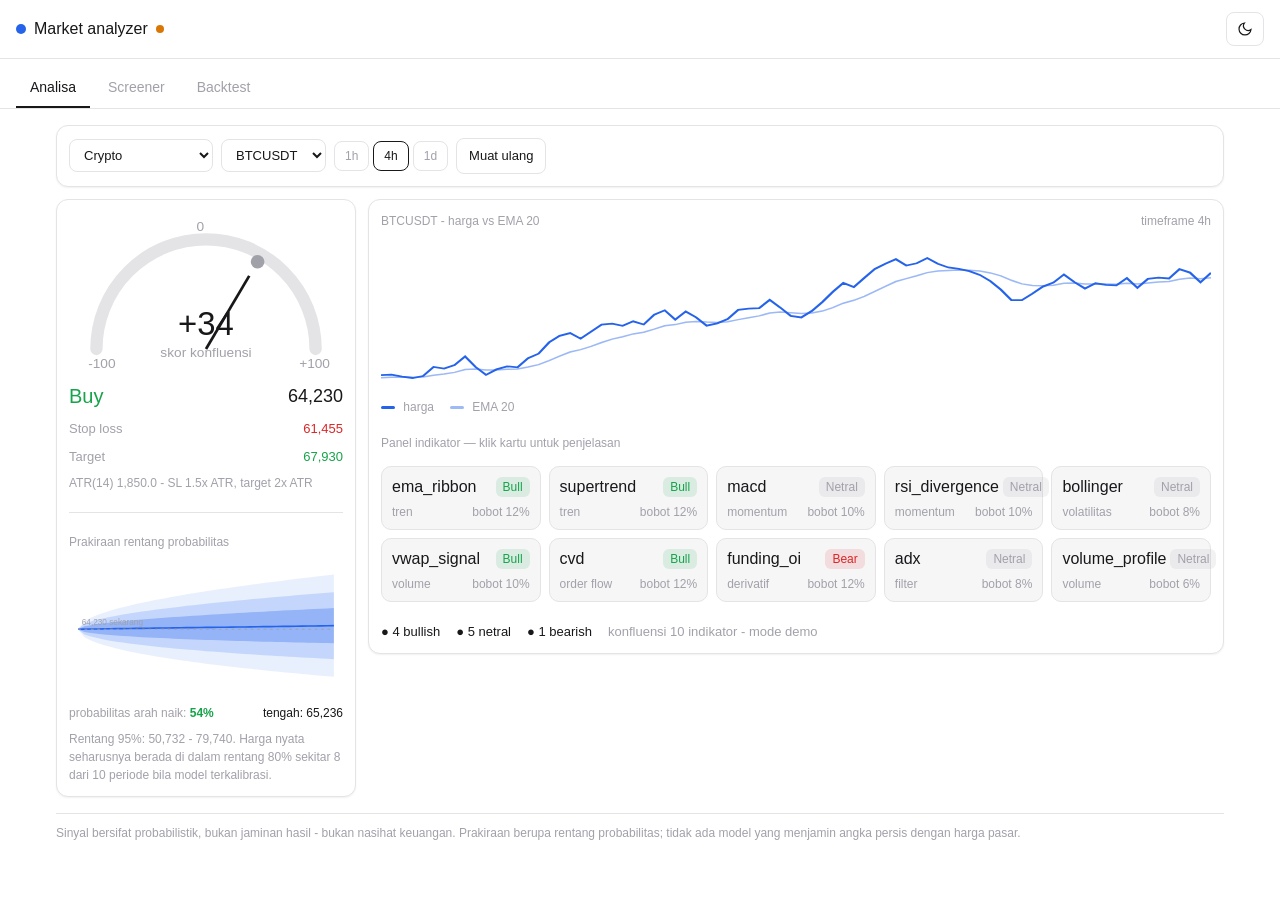
<file: frontend/index.html>
<!DOCTYPE html>
<html lang="id" data-theme="light">
<head>
<meta charset="UTF-8">
<meta name="viewport" content="width=device-width, initial-scale=1.0">
<title>Market analyzer</title>
<link rel="stylesheet" href="css/styles.css">
</head>
<body>
<header class="topbar">
  <div class="brand">
    <span class="logo" aria-hidden="true"></span>
    <span>Market analyzer</span>
    <span class="api-dot" id="apiDot" title="status API"></span>
  </div>
  <div class="top-actions">
    <button class="btn icon" id="themeToggle" aria-label="ganti tema"></button>
  </div>
</header>

<nav class="tabs" id="mainTabs">
  <button class="tab on" data-view="analisa">Analisa</button>
  <button class="tab" data-view="screener">Screener</button>
  <button class="tab" data-view="backtest">Backtest</button>
</nav>

<!-- ============ VIEW: ANALISA ============ -->
<section id="view-analisa" class="view">
  <div class="controls card">
    <select id="selAsset" aria-label="kelas aset"></select>
    <select id="selSymbol" aria-label="simbol"></select>
    <div class="chips" id="tfChips" role="group" aria-label="timeframe"></div>
    <button class="btn" id="btnRefresh">Muat ulang</button>
  </div>

  <div class="grid-main">
    <div class="card panel">
      <svg viewBox="0 0 200 118" class="gauge" aria-label="gauge skor konfluensi">
        <path d="M 20 100 A 80 80 0 0 1 180 100" class="gauge-track"/>
        <text x="14" y="114" class="g-tick">-100</text>
        <text x="93" y="14" class="g-tick">0</text>
        <text x="168" y="114" class="g-tick">+100</text>
        <line id="needle" x1="100" y1="100" x2="100" y2="26" class="needle"/>
        <circle id="dot" cx="100" cy="26" r="5" class="dot"/>
        <text id="gScore" x="100" y="90" text-anchor="middle" class="g-score">0</text>
        <text x="100" y="106" text-anchor="middle" class="g-label">skor konfluensi</text>
      </svg>
      <div class="row-between">
        <div class="status" id="vStatus">—</div>
        <div class="price num" id="vPrice">—</div>
      </div>
      <div class="row-between sltp">
        <span class="muted">Stop loss</span><span class="num sl" id="vSL">—</span>
      </div>
      <div class="row-between sltp">
        <span class="muted">Target</span><span class="num tp" id="vTP">—</span>
      </div>
      <div class="muted small" id="vATR"></div>

      <div class="divider"></div>
      <div class="muted small">Prakiraan rentang probabilitas</div>
      <svg viewBox="0 0 300 150" class="cone" aria-label="kerucut prakiraan">
        <path id="c95" class="cone-95"/>
        <path id="c80" class="cone-80"/>
        <path id="c50" class="cone-50"/>
        <path id="cMed" class="cone-med"/>
        <line id="cCur" class="cone-cur"/>
        <text id="cCurT" class="c-tick"></text>
      </svg>
      <div class="row-between small" id="forecastNums"></div>
      <div class="muted small" id="forecastNote"></div>
    </div>

    <div class="card panel">
      <div class="row-between">
        <span class="tag" id="vChartLab">—</span><span class="tag" id="vTfLab"></span>
      </div>
      <svg viewBox="0 0 600 150" class="spark" preserveAspectRatio="none">
        <path id="spEma" class="sp-ema"/>
        <path id="spPx" class="sp-px"/>
      </svg>
      <div class="legend small">
        <span><i class="sw sw-line"></i> harga</span>
        <span><i class="sw sw-ema"></i> EMA 20</span>
      </div>

      <div class="ind-head">Panel indikator <span class="muted">— klik kartu untuk penjelasan</span></div>
      <div class="ind-grid" id="indGrid"></div>
      <div class="tally" id="vTally"></div>
      <div class="card detail" id="detail" hidden>
        <div class="row-between">
          <strong id="dName"></strong>
          <button class="btn ghost" id="dClose">Tutup</button>
        </div>
        <div class="tag" id="dMeta"></div>
        <p id="dWhy" class="why"></p>
      </div>
    </div>
  </div>

  <p class="disclaimer">Sinyal bersifat probabilistik, bukan jaminan hasil - bukan nasihat keuangan.
  Prakiraan berupa rentang probabilitas; tidak ada model yang menjamin angka persis dengan harga pasar.</p>
</section>

<!-- ============ VIEW: SCREENER ============ -->
<section id="view-screener" class="view" hidden>
  <div class="controls card">
    <select id="scrAsset" aria-label="kelas aset"></select>
    <select id="scrFilter" aria-label="filter status">
      <option value="">Semua status</option>
      <option value="strong_buy">Strong buy</option>
      <option value="buy">Buy</option>
      <option value="wait">Wait</option>
      <option value="sell">Sell</option>
      <option value="strong_sell">Strong sell</option>
    </select>
    <button class="btn" id="btnScr">Pindai</button>
  </div>
  <div class="card table-wrap">
    <table class="table" id="scrTable">
      <thead><tr><th>Simbol</th><th>Skor</th><th>Status</th></tr></thead>
      <tbody></tbody>
    </table>
    <div class="empty muted" id="scrEmpty" hidden>Belum ada hasil. Tekan "Pindai".</div>
  </div>
</section>

<!-- ============ VIEW: BACKTEST ============ -->
<section id="view-backtest" class="view" hidden>
  <div class="controls card">
    <select id="btAsset" aria-label="kelas aset"></select>
    <input id="btSymbol" placeholder="simbol, mis. BTCUSDT" class="input">
    <select id="btTf"></select>
    <button class="btn" id="btnBt">Jalankan backtest</button>
  </div>
  <div class="stats" id="btStats" hidden>
    <div class="card stat"><div class="tag">Win rate</div><div class="stat-v num" id="btWin">-</div></div>
    <div class="card stat"><div class="tag">Profit factor</div><div class="stat-v num" id="btPF">-</div></div>
    <div class="card stat"><div class="tag">Total return</div><div class="stat-v num" id="btRet">-</div></div>
    <div class="card stat"><div class="tag">Buy &amp; hold</div><div class="stat-v num" id="btBH">-</div></div>
    <div class="card stat"><div class="tag">Max drawdown</div><div class="stat-v num" id="btDD">-</div></div>
    <div class="card stat"><div class="tag">Jumlah trade</div><div class="stat-v num" id="btTr">-</div></div>
  </div>
  <p class="disclaimer">Backtest memasukkan fee &amp; slippage. Hasil historis tidak menjamin hasil masa depan.</p>
</section>

<script src="js/config.js"></script>
<script src="js/theme.js"></script>
<script src="js/demo.js"></script>
<script src="js/api.js"></script>
<script src="js/charts.js"></script>
<script src="js/app.js"></script>
</body>
</html>
</file>
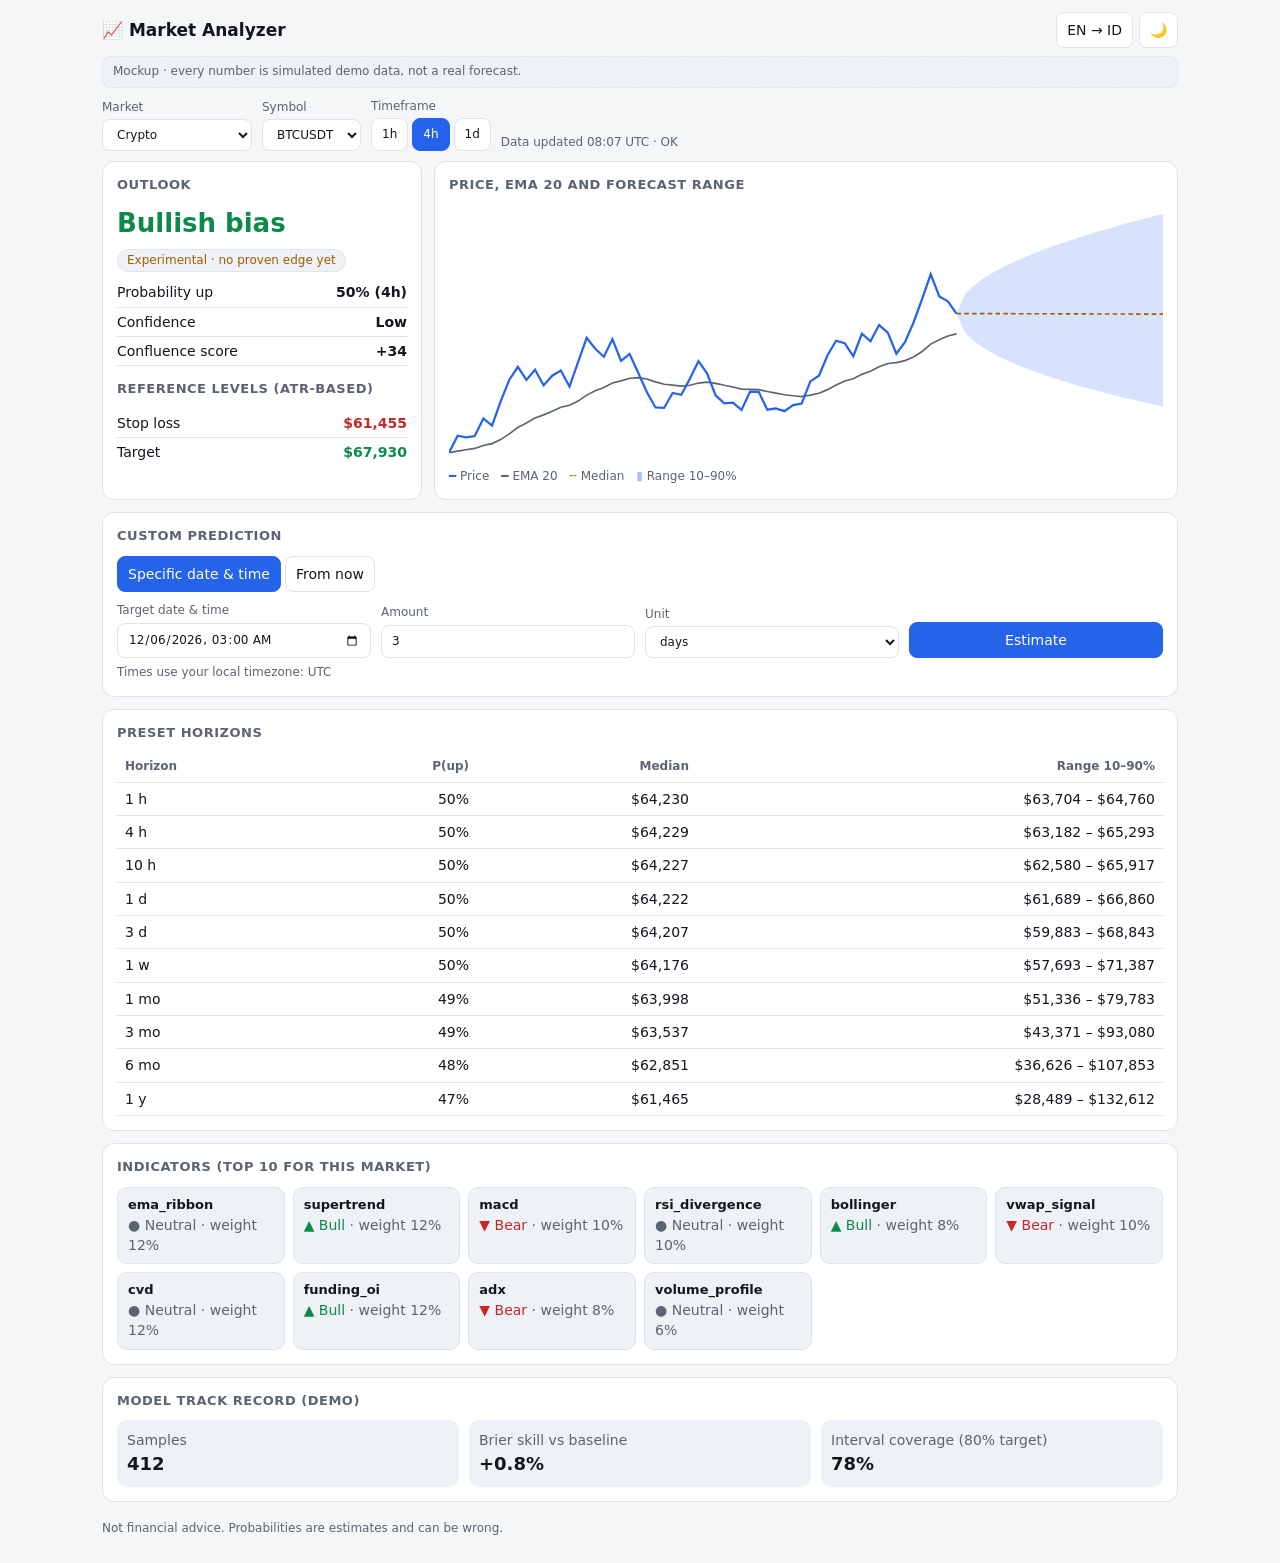
<file: web/index.html>
<!doctype html>
<html lang="en"><head><meta charset="utf-8">
<meta name="viewport" content="width=device-width, initial-scale=1, viewport-fit=cover">
<title>Market Analyzer — Mockup</title>
<style>
:root{--bg:#f4f6f8;--sf:#fff;--sf2:#eef1f5;--bd:#dfe3e8;--tx:#13171d;--mt:#5a6472;--ac:#2563eb;--up:#0d8a4a;--dn:#c62828;--wn:#a35d00;box-sizing:border-box;padding-top:env(safe-area-inset-top,0px);padding-bottom:env(safe-area-inset-bottom,0px)}
@media (prefers-color-scheme:dark){:root:not([data-theme="light"]){--bg:#0b0d10;--sf:#14171c;--sf2:#1b2027;--bd:#262b33;--tx:#e8ebef;--mt:#98a2b0;--ac:#5b9bff;--up:#35d07f;--dn:#ff6b6b;--wn:#f0b24a}}
:root[data-theme="dark"]{--bg:#0b0d10;--sf:#14171c;--sf2:#1b2027;--bd:#262b33;--tx:#e8ebef;--mt:#98a2b0;--ac:#5b9bff;--up:#35d07f;--dn:#ff6b6b;--wn:#f0b24a}
html{scroll-padding-top:env(safe-area-inset-top,0px)}
*{box-sizing:border-box}
body{margin:0;background:var(--bg);color:var(--tx);font:14px/1.45 system-ui,-apple-system,"Segoe UI",Roboto,Arial,sans-serif;font-variant-numeric:tabular-nums}
.wrap{max-width:1100px;margin:0 auto;padding:12px}
header{display:flex;align-items:center;justify-content:space-between;gap:8px;margin-bottom:8px}
.brand{font-weight:700;font-size:17px}
.tools{display:flex;gap:6px}
button,select,input{font:inherit;color:var(--tx);background:var(--sf);border:1px solid var(--bd);border-radius:8px;padding:7px 10px}
button{cursor:pointer}
button.on{background:var(--ac);border-color:var(--ac);color:#fff}
.banner{background:var(--sf2);border:1px dashed var(--bd);color:var(--mt);border-radius:8px;padding:6px 10px;font-size:12px;margin-bottom:10px}
.bar{display:flex;flex-wrap:wrap;gap:10px;align-items:end;margin-bottom:10px}
.bar label{display:flex;flex-direction:column;gap:3px;font-size:12px;color:var(--mt)}
.seg{display:flex;gap:4px}
.card{background:var(--sf);border:1px solid var(--bd);border-radius:12px;padding:14px;margin-bottom:12px}
.card h3{margin:0 0 10px;font-size:13px;color:var(--mt);font-weight:600;text-transform:uppercase;letter-spacing:.04em}
.g2{display:grid;grid-template-columns:320px 1fr;gap:12px}
@media (max-width:780px){.g2{grid-template-columns:1fr}}
.big{font-size:26px;font-weight:700}
.up{color:var(--up)}.dn{color:var(--dn)}.mt{color:var(--mt)}
.badge{display:inline-block;border:1px solid var(--bd);border-radius:99px;padding:2px 9px;font-size:12px;color:var(--wn);background:var(--sf2)}
.row{display:flex;justify-content:space-between;gap:8px;padding:4px 0;border-bottom:1px solid var(--bd)}
.row:last-child{border:0}
svg{width:100%;height:auto;display:block}
.h{fill:none;stroke:var(--ac);stroke-width:2}.e{fill:none;stroke:var(--mt);stroke-width:1.5}.m{fill:none;stroke:var(--wn);stroke-width:1.5;stroke-dasharray:4 3}.b{fill:var(--ac);opacity:.18}
.lg{display:flex;flex-wrap:wrap;gap:12px;font-size:12px;color:var(--mt);margin-top:6px}
.cf{display:grid;grid-template-columns:repeat(auto-fit,minmax(150px,1fr));gap:10px;align-items:end;margin-top:10px}
.cf label{display:flex;flex-direction:column;gap:3px;font-size:12px;color:var(--mt)}
.res{margin-top:12px;background:var(--sf2);border-radius:10px;padding:12px}
.err{color:var(--dn)}
.ind{display:grid;grid-template-columns:repeat(auto-fill,minmax(150px,1fr));gap:8px}
.ic{border:1px solid var(--bd);border-radius:10px;padding:8px 10px;background:var(--sf2)}
.ic b{display:block;font-size:13px}
.sc{overflow-x:auto}
table{border-collapse:collapse;width:100%;min-width:420px}
th,td{text-align:right;padding:6px 8px;border-bottom:1px solid var(--bd)}
th:first-child,td:first-child{text-align:left}
th{color:var(--mt);font-weight:600;font-size:12px}
.k{display:grid;grid-template-columns:repeat(auto-fit,minmax(140px,1fr));gap:10px}
.k div{background:var(--sf2);border-radius:10px;padding:10px}
.k b{display:block;font-size:18px}
footer{color:var(--mt);font-size:12px;padding:6px 0 14px}
</style></head>
<body><div class="wrap">
<header><div class="brand">📈 Market Analyzer</div>
<div class="tools"><button id="lang" aria-label="Language"></button><button id="theme" aria-label="Theme"></button></div></header>
<div class="banner" data-i="demo"></div>

<div class="bar">
<label><span data-i="market"></span><select id="mk"><option value="crypto" data-i="mk_crypto"></option><option value="xau" data-i="mk_xau"></option><option value="us" data-i="mk_us"></option><option value="id" data-i="mk_id"></option></select></label>
<label><span data-i="symbol"></span><select id="sy"></select></label>
<label><span>Timeframe</span><div class="seg" id="tfs"><button data-tf="1h">1h</button><button data-tf="4h" class="on">4h</button><button data-tf="1d">1d</button></div></label>
<span class="mt" style="font-size:12px" data-i="status"></span>
</div>

<div class="g2">
<section class="card">
<h3 data-i="outlook"></h3>
<div class="big" id="bias"></div>
<div style="margin:6px 0"><span class="badge" data-i="exp"></span></div>
<div class="row"><span data-i="probUp"></span><b id="pup"></b></div>
<div class="row"><span data-i="conf"></span><b data-i="low"></b></div>
<div class="row"><span data-i="score"></span><b id="score"></b></div>
<h3 style="margin-top:14px" data-i="levels"></h3>
<div class="row"><span data-i="stop"></span><b class="dn" id="sl"></b></div>
<div class="row"><span data-i="target"></span><b class="up" id="tp"></b></div>
</section>
<section class="card">
<h3 data-i="chartT"></h3>
<svg id="ch" viewBox="0 0 640 230" role="img" aria-label="chart"></svg>
<div class="lg"><span><b style="color:var(--ac)">━</b> <span data-i="lgP"></span></span><span><b style="color:var(--mt)">━</b> EMA 20</span><span><b style="color:var(--wn)">╌</b> <span data-i="lgM"></span></span><span><b style="color:var(--ac);opacity:.4">▮</b> <span data-i="lgB"></span></span></div>
</section>
</div>

<section class="card">
<h3 data-i="custom"></h3>
<div class="seg"><button id="m1" class="on" data-i="modeDate"></button><button id="m2" data-i="modeFrom"></button></div>
<div class="cf">
<label id="f1"><span data-i="tgtTime"></span><input type="datetime-local" id="dt"></label>
<label id="f2" hidden><span data-i="amount"></span><input type="number" id="amt" min="1" step="1" value="3"></label>
<label id="f3" hidden><span data-i="unit"></span><select id="unit"><option value="h" data-i="u_h"></option><option value="d" data-i="u_d" selected></option><option value="w" data-i="u_w"></option><option value="m" data-i="u_m"></option><option value="y" data-i="u_y"></option></select></label>
<button class="on" id="go" data-i="calc"></button>
</div>
<div class="mt" style="font-size:12px;margin-top:6px"><span data-i="tzHint"></span>: <span id="tz"></span></div>
<div class="res" id="res" hidden></div>
</section>

<section class="card"><h3 data-i="presets"></h3>
<div class="sc"><table><thead><tr><th data-i="thH"></th><th>P(up)</th><th data-i="thMed"></th><th data-i="thRng"></th></tr></thead><tbody id="pt"></tbody></table></div></section>

<section class="card"><h3 data-i="ind"></h3><div class="ind" id="ind"></div></section>

<section class="card"><h3 data-i="track"></h3>
<div class="k"><div><span class="mt" data-i="samples"></span><b>412</b></div><div><span class="mt" data-i="bss"></span><b>+0.8%</b></div><div><span class="mt" data-i="cov"></span><b>78%</b></div></div></section>

<footer data-i="disc"></footer>
</div>
<script>
const T={en:{demo:"Mockup · every number is simulated demo data, not a real forecast.",market:"Market",symbol:"Symbol",status:"Data updated 08:07 UTC · OK",mk_crypto:"Crypto",mk_xau:"Gold (XAUUSD)",mk_us:"US stocks",mk_id:"Indonesian stocks",outlook:"Outlook",bias:"Bullish bias",biasD:"Bearish bias",biasN:"No clear bias",exp:"Experimental · no proven edge yet",probUp:"Probability up",conf:"Confidence",low:"Low",score:"Confluence score",levels:"Reference levels (ATR-based)",stop:"Stop loss",target:"Target",chartT:"Price, EMA 20 and forecast range",lgP:"Price",lgM:"Median",lgB:"Range 10–90%",custom:"Custom prediction",modeDate:"Specific date & time",modeFrom:"From now",tgtTime:"Target date & time",amount:"Amount",unit:"Unit",u_h:"hours",u_d:"days",u_w:"weeks",u_m:"months",u_y:"years",calc:"Estimate",tzHint:"Times use your local timezone",r_t:"Target time",r_in:"Time ahead",r_med:"Median estimate",r_rng:"Range (10–90%)",r_p:"Probability above current price",e_past:"Please choose a time in the future.",e_far:"Maximum horizon is 1 year.",e_bad:"Enter a valid date or amount.",tA:"Short horizon",tB:"Medium horizon · noisier",tC:"Scenario, not a prediction",presets:"Preset horizons",thH:"Horizon",thMed:"Median",thRng:"Range 10–90%",ind:"Indicators (top 10 for this market)",w:"weight",bull:"Bull",bear:"Bear",neu:"Neutral",track:"Model track record (demo)",samples:"Samples",bss:"Brier skill vs baseline",cov:"Interval coverage (80% target)",disc:"Not financial advice. Probabilities are estimates and can be wrong."},
id:{demo:"Mockup · semua angka adalah data demo simulasi, bukan prediksi nyata.",market:"Pasar",symbol:"Simbol",status:"Data diperbarui 08:07 UTC · OK",mk_crypto:"Crypto",mk_xau:"Emas (XAUUSD)",mk_us:"Saham AS",mk_id:"Saham Indonesia",outlook:"Ringkasan",bias:"Bias naik",biasD:"Bias turun",biasN:"Belum ada bias jelas",exp:"Eksperimental · belum ada keunggulan terbukti",probUp:"Peluang naik",conf:"Keyakinan",low:"Rendah",score:"Skor konfluensi",levels:"Level acuan (berbasis ATR)",stop:"Stop loss",target:"Target",chartT:"Harga, EMA 20 dan rentang prediksi",lgP:"Harga",lgM:"Median",lgB:"Rentang 10–90%",custom:"Prediksi kustom",modeDate:"Tanggal & jam tertentu",modeFrom:"Dari sekarang",tgtTime:"Tanggal & jam target",amount:"Jumlah",unit:"Satuan",u_h:"jam",u_d:"hari",u_w:"minggu",u_m:"bulan",u_y:"tahun",calc:"Perkirakan",tzHint:"Waktu memakai zona waktu lokal Anda",r_t:"Waktu target",r_in:"Jarak waktu",r_med:"Perkiraan median",r_rng:"Rentang (10–90%)",r_p:"Peluang di atas harga sekarang",e_past:"Pilih waktu di masa depan.",e_far:"Horizon maksimum 1 tahun.",e_bad:"Masukkan tanggal atau jumlah yang valid.",tA:"Horizon pendek",tB:"Horizon menengah · lebih berisik",tC:"Skenario, bukan prediksi",presets:"Horizon preset",thH:"Horizon",thMed:"Median",thRng:"Rentang 10–90%",ind:"Indikator (10 teratas untuk pasar ini)",w:"bobot",bull:"Naik",bear:"Turun",neu:"Netral",track:"Rekam jejak model (demo)",samples:"Sampel",bss:"Brier skill vs pembanding",cov:"Cakupan interval (target 80%)",disc:"Bukan nasihat keuangan. Peluang hanyalah perkiraan dan bisa meleset."}};
const AB={en:{h:"h",d:"d",w:"w",m:"mo",y:"y"},id:{h:"j",d:"hr",w:"mg",m:"bln",y:"th"}};
const U={h:1,d:24,w:168,m:720,y:8760};
const M={crypto:{vol:.6,cur:"$",l:{BTCUSDT:64230,ETHUSDT:3150,SOLUSDT:142}},xau:{vol:.15,cur:"$",l:{XAUUSD:2650}},us:{vol:.25,cur:"$",l:{SPY:560,AAPL:228,NVDA:118}},id:{vol:.22,cur:"Rp ",l:{BBCA:9800,BBRI:4600,TLKM:3000}}};
const IND=[["ema_ribbon",12],["supertrend",12],["macd",10],["rsi_divergence",10],["bollinger",8],["vwap_signal",10],["cvd",12],["funding_oi",12],["adx",8],["volume_profile",6]];
const PRE=[[1,"h"],[4,"h"],[10,"h"],[1,"d"],[3,"d"],[1,"w"],[1,"m"],[3,"m"],[6,"m"],[1,"y"]];
const $=s=>document.querySelector(s),$$=s=>[...document.querySelectorAll(s)];
let lang="en",tf="4h",mk="crypto",sym="BTCUSDT",cmode="date",last=null,cur={};
try{lang=localStorage.getItem("ma_lang")||"en"}catch(e){}
const tr=k=>T[lang][k]||k;
function hash(s){let h=7;for(const c of s)h=(h*31+c.charCodeAt(0))>>>0;return h}
function rng(a){return()=>{a|=0;a=a+0x6D2B79F5|0;let t=Math.imul(a^a>>>15,1|a);t=t+Math.imul(t^t>>>7,61|t)^t;return((t^t>>>14)>>>0)/4294967296}}
function erf(x){const s=Math.sign(x);x=Math.abs(x);const t=1/(1+.3275911*x);const p=((((1.061405429*t-1.453152027)*t+1.421413741)*t-.284496736)*t+.254829592)*t;return s*(1-p*Math.exp(-x*x))}
const Phi=x=>.5*(1+erf(x/Math.SQRT2));
const loc=()=>lang==="en"?"en-US":"id-ID";
const fmt=v=>M[mk].cur+v.toLocaleString(loc(),{maximumFractionDigits:v<100?2:0});
function calc(h){const sg=M[mk].vol,t=h/8760,sd=sg*Math.sqrt(t),mu=cur.score/100*.4,med=cur.P*Math.exp((mu-.5*sg*sg)*t),z=1.2816;return{med,lo:med*Math.exp(-z*sd),hi:med*Math.exp(z*sd),p:Phi((mu-.5*sg*sg)*t/sd)}}
function dur(h){const a=AB[lang];if(h<48)return(Math.round(h*10)/10)+" "+a.h;if(h<1440)return(Math.round(h/24*10)/10)+" "+a.d;if(h<12000)return(Math.round(h/720*10)/10)+" "+a.m;return(Math.round(h/8760*10)/10)+" "+a.y}
const tier=h=>h<=24?"tA":h<=168?"tB":"tC";
const pct=p=>Math.round(p*100)+"%";

function setTheme(t){document.documentElement.dataset.theme=t;$("#theme").textContent=t==="dark"?"☀️":"🌙";try{localStorage.setItem("ma_theme",t)}catch(e){}}
function applyLang(){document.documentElement.lang=lang;$$("[data-i]").forEach(e=>e.textContent=tr(e.dataset.i));$("#lang").textContent=lang==="en"?"EN → ID":"ID → EN";try{localStorage.setItem("ma_lang",lang)}catch(e){}render();if(last)show(last.h,last.tgt)}

function render(){
 const m=M[mk],P=m.l[sym],h0=hash(sym),r=rng(h0+({"1h":1,"4h":2,"1d":3})[tf]);
 const score=sym==="BTCUSDT"?34:(h0%70)-20;cur={P,score};
 const th=({"1h":1,"4h":4,"1d":24})[tf],c=calc(th);
 $("#bias").textContent=tr(score>10?"bias":score<-10?"biasD":"biasN");
 $("#bias").className="big "+(score>10?"up":score<-10?"dn":"");
 $("#pup").textContent=pct(c.p)+" ("+th+AB[lang].h+")";
 $("#score").textContent=(score>0?"+":"")+score;
 const atr=P*.0288;$("#sl").textContent=fmt(P-1.5*atr);$("#tp").textContent=fmt(P+2*atr);
 // chart
 const n=60,k=24,step=m.vol*Math.sqrt(th/8760);let s=[1];for(let i=1;i<n;i++)s.push(s[i-1]*Math.exp((r()-.5)*2*step*1.7+.0003));
 const f=P/s[n-1];s=s.map(v=>v*f);
 const ema=[];let e=s[0];s.forEach(v=>{e+=(v-e)*2/21;ema.push(e)});
 const bandLo=[],bandHi=[],med=[];for(let j=1;j<=k;j++){const q=calc(th*j);bandLo.push(q.lo);bandHi.push(q.hi);med.push(q.med)}
 const all=[...s,...ema,...bandLo,...bandHi],mn=Math.min(...all),mx=Math.max(...all),W=640,H=230,X=i=>i/(n+k-1)*W,Y=v=>H-8-(v-mn)/(mx-mn)*(H-16);
 const line=(a,o)=>a.map((v,i)=>(i?"L":"M")+X(i+o).toFixed(1)+" "+Y(v).toFixed(1)).join("");
 const band="M"+X(n-1)+" "+Y(P)+bandHi.map((v,i)=>"L"+X(n+i).toFixed(1)+" "+Y(v).toFixed(1)).join("")+bandLo.map((v,i)=>[v,i]).reverse().map(([v,i])=>"L"+X(n+i).toFixed(1)+" "+Y(v).toFixed(1)).join("")+"Z";
 $("#ch").innerHTML=`<path class="b" d="${band}"/><path class="e" d="${line(ema,0)}"/><path class="h" d="${line(s,0)}"/><path class="m" d="M${X(n-1)} ${Y(P)}${med.map((v,i)=>"L"+X(n+i).toFixed(1)+" "+Y(v).toFixed(1)).join("")}"/>`;
 // presets
 $("#pt").innerHTML=PRE.map(([a,u])=>{const q=calc(a*U[u]);return`<tr><td>${a} ${AB[lang][u]}</td><td>${pct(q.p)}</td><td>${fmt(q.med)}</td><td>${fmt(q.lo)} – ${fmt(q.hi)}</td></tr>`}).join("");
 // indicators
 $("#ind").innerHTML=IND.map(([n,w],i)=>{const g=(h0+i*7)%3,t=g===0?["▲","bull","up"]:g===1?["▼","bear","dn"]:["●","neu","mt"];return`<div class="ic"><b>${n}</b><span class="${t[2]}">${t[0]} ${tr(t[1])}</span> <span class="mt">· ${tr("w")} ${w}%</span></div>`}).join("");
 $("#tz").textContent=Intl.DateTimeFormat().resolvedOptions().timeZone;
}
function fillSy(){$("#sy").innerHTML=Object.keys(M[mk].l).map(x=>`<option>${x}</option>`).join("");sym=$("#sy").value}
function err(k){last=null;const b=$("#res");b.hidden=false;b.innerHTML=`<span class="err">${tr(k)}</span>`}
function show(h,tgt){const c=calc(h),t=tier(h);$("#res").hidden=false;$("#res").innerHTML=`<div class="row"><span>${tr("r_t")}</span><b>${tgt.toLocaleString(loc(),{dateStyle:"full",timeStyle:"short"})}</b></div><div class="row"><span>${tr("r_in")}</span><b>${dur(h)}</b></div><div class="row"><span>${tr("r_med")}</span><b class="big">${fmt(c.med)}</b></div><div class="row"><span>${tr("r_rng")}</span><b>${fmt(c.lo)} – ${fmt(c.hi)}</b></div><div class="row"><span>${tr("r_p")}</span><b>${pct(c.p)}</b></div><div style="margin-top:8px"><span class="badge">${tr(t)}</span> <span class="badge">${tr("exp")}</span></div>`}
function est(){let h,tgt;if(cmode==="date"){const v=$("#dt").value;tgt=new Date(v);if(!v||isNaN(tgt))return err("e_bad");h=(tgt-Date.now())/36e5}else{const n=+$("#amt").value;if(!(n>0))return err("e_bad");h=n*U[$("#unit").value];tgt=new Date(Date.now()+h*36e5)}
 if(h<=0)return err("e_past");if(h>8760)return err("e_far");last={h,tgt};show(h,tgt)}
function mode(m){cmode=m;$("#m1").classList.toggle("on",m==="date");$("#m2").classList.toggle("on",m==="from");$("#f1").hidden=m!=="date";$("#f2").hidden=$("#f3").hidden=m==="date"}

$("#lang").onclick=()=>{lang=lang==="en"?"id":"en";applyLang()};
$("#theme").onclick=()=>setTheme(document.documentElement.dataset.theme==="dark"?"light":"dark");
$("#mk").onchange=e=>{mk=e.target.value;fillSy();last=null;$("#res").hidden=true;render()};
$("#sy").onchange=e=>{sym=e.target.value;last=null;$("#res").hidden=true;render()};
$$("#tfs button").forEach(b=>b.onclick=()=>{tf=b.dataset.tf;$$("#tfs button").forEach(x=>x.classList.toggle("on",x===b));render()});
$("#m1").onclick=()=>mode("date");$("#m2").onclick=()=>mode("from");$("#go").onclick=est;
const d0=new Date(Date.now()+864e5);d0.setMinutes(0,0,0);const lz=d=>new Date(d-d.getTimezoneOffset()*6e4).toISOString().slice(0,16);
$("#dt").value=lz(d0);$("#dt").min=lz(new Date());
let th=null;try{th=localStorage.getItem("ma_theme")}catch(e){}
setTheme(th||(matchMedia("(prefers-color-scheme:dark)").matches?"dark":"light"));
fillSy();applyLang();
</script></body></html>
</file>
<file: frontend/css/styles.css>
:root{
  --bg:#ffffff; --surface:#f6f6f7; --surface2:#ffffff;
  --border:#e4e4e7; --text:#18181b; --text2:#52525b; --text3:#a1a1aa;
  --accent:#2563eb; --pos:#16a34a; --neg:#dc2626; --warn:#d97706;
  --shadow:0 1px 2px rgba(0,0,0,.06);
}
[data-theme="dark"]{
  --bg:#0c0c0e; --surface:#16161a; --surface2:#1c1c21;
  --border:#27272b; --text:#f4f4f5; --text2:#a1a1aa; --text3:#71717a;
  --accent:#3b82f6; --pos:#22c55e; --neg:#ef4444; --warn:#f59e0b;
  --shadow:0 1px 2px rgba(0,0,0,.4);
}
*{box-sizing:border-box;margin:0}
html{-webkit-text-size-adjust:100%}
body{font-family:-apple-system,"Segoe UI",Roboto,"Helvetica Neue",Arial,sans-serif;
  background:var(--bg);color:var(--text);line-height:1.5;transition:background .2s,color .2s}
.num{font-variant-numeric:tabular-nums;font-feature-settings:"tnum" 1}
.muted{color:var(--text3)} .small{font-size:12px} .tag{font-size:12px;color:var(--text3)}
.btn{font:inherit;font-size:13px;padding:7px 12px;border-radius:8px;border:1px solid var(--border);
  background:var(--surface2);color:var(--text);cursor:pointer;transition:border-color .15s}
.btn:hover{border-color:var(--text3)}
.btn.icon{padding:7px;width:38px;height:34px;display:grid;place-items:center}
.btn.icon svg{width:16px;height:16px}
.btn.ghost{border-color:transparent;background:transparent;color:var(--text3)}
.card{background:var(--surface2);border:1px solid var(--border);border-radius:12px;padding:12px;box-shadow:var(--shadow)}
.input{font:inherit;font-size:13px;padding:7px 10px;border-radius:8px;border:1px solid var(--border);
  background:var(--surface2);color:var(--text);min-width:0}
select{font:inherit;font-size:13px;padding:7px 10px;border-radius:8px;border:1px solid var(--border);
  background:var(--surface2);color:var(--text);max-width:100%}
.divider{height:1px;background:var(--border);margin:12px 0}

.topbar{display:flex;justify-content:space-between;align-items:center;padding:12px 16px;
  border-bottom:1px solid var(--border);position:sticky;top:0;background:var(--bg);z-index:10}
.brand{display:flex;align-items:center;gap:8px;font-weight:500;font-size:16px}
.logo{width:10px;height:10px;border-radius:50%;background:var(--accent)}
.api-dot{width:8px;height:8px;border-radius:50%;background:var(--text3);display:inline-block}
.api-dot.on{background:var(--pos)} .api-dot.demo{background:var(--warn)}

.tabs{display:flex;gap:4px;padding:10px 16px 0;border-bottom:1px solid var(--border)}
.tab{font:inherit;font-size:14px;padding:8px 14px;border:none;background:none;color:var(--text3);
  cursor:pointer;border-bottom:2px solid transparent}
.tab.on{color:var(--text);border-bottom-color:var(--text);font-weight:500}
.view{padding:16px;max-width:1200px;margin:0 auto}

.controls{display:flex;gap:8px;flex-wrap:wrap;align-items:center;margin-bottom:12px}
.chips{display:flex;gap:4px;flex-wrap:wrap}
.chip{font:inherit;font-size:12px;padding:5px 10px;border-radius:8px;border:1px solid var(--border);
  background:transparent;color:var(--text3);cursor:pointer}
.chip.on{color:var(--text);border-color:var(--text)}

.grid-main{display:grid;grid-template-columns:300px 1fr;gap:12px;align-items:start}
.panel{display:flex;flex-direction:column;gap:8px}
.row-between{display:flex;justify-content:space-between;align-items:center;gap:8px}
.status{font-size:20px;font-weight:500}
.price{font-size:18px;font-weight:500}
.sltp{font-size:13px} .sl{color:var(--neg)} .tp{color:var(--pos)}

.gauge{width:100%}
.gauge-track{fill:none;stroke:var(--border);stroke-width:9;stroke-linecap:round}
.g-tick{font-size:10px;fill:var(--text3)}
.needle{stroke:var(--text);stroke-width:2}
.dot{fill:var(--text3)}
.g-score{font-size:24px;font-weight:500;fill:var(--text)}
.g-label{font-size:10px;fill:var(--text3)}

.cone{width:100%}
.cone-95{fill:var(--accent);fill-opacity:.10}
.cone-80{fill:var(--accent);fill-opacity:.18}
.cone-50{fill:var(--accent);fill-opacity:.30}
.cone-med{fill:none;stroke:var(--accent);stroke-width:1.8}
.cone-cur{stroke:var(--text3);stroke-dasharray:3 4}
.c-tick{font-size:9px;fill:var(--text3)}

.spark{width:100%;height:150px;display:block}
.sp-px{fill:none;stroke:var(--accent);stroke-width:1.8}
.sp-ema{fill:none;stroke:var(--accent);stroke-opacity:.45;stroke-width:1.5}
.legend{display:flex;gap:16px;color:var(--text3);margin-top:2px;font-size:12px}
.sw{display:inline-block;width:14px;height:3px;border-radius:2px;vertical-align:middle;margin-right:5px}
.sw-line{background:var(--accent)} .sw-ema{background:var(--accent);opacity:.45}

.ind-head{font-size:12px;color:var(--text3);margin:10px 0 6px}
.ind-grid{display:grid;grid-template-columns:repeat(auto-fill,minmax(155px,1fr));gap:8px}
.ind-card{border:1px solid var(--border);border-radius:10px;padding:8px 10px;cursor:pointer;
  transition:border-color .15s;background:var(--surface)}
.ind-card:hover{border-color:var(--text3)}
.ind-card.sel{border-color:var(--text)}
.ind-card .row-between{gap:4px}
.badge{display:inline-block;border-radius:6px;padding:1px 7px;font-size:12px;font-weight:500;white-space:nowrap}
.badge.bull{color:var(--pos);background:color-mix(in srgb,var(--pos) 12%,transparent)}
.badge.bear{color:var(--neg);background:color-mix(in srgb,var(--neg) 12%,transparent)}
.badge.neut{color:var(--text3);background:color-mix(in srgb,var(--text3) 14%,transparent)}
.ind-meta{display:flex;justify-content:space-between;font-size:12px;color:var(--text3);margin-top:4px;gap:4px}
.tally{display:flex;gap:16px;font-size:13px;margin-top:12px;flex-wrap:wrap}
.detail{margin-top:12px;background:var(--surface)}
.why{font-size:14px;margin-top:6px;color:var(--text2)}

.table-wrap{overflow-x:auto}
.table{width:100%;border-collapse:collapse;font-size:14px;min-width:420px}
.table th{text-align:left;font-weight:500;color:var(--text3);font-size:12px;padding:8px 10px;border-bottom:1px solid var(--border)}
.table td{padding:9px 10px;border-bottom:1px solid var(--border)}
.table tr:last-child td{border-bottom:none}
.empty{padding:24px;text-align:center}

.stats{display:grid;grid-template-columns:repeat(auto-fit,minmax(140px,1fr));gap:8px;margin-bottom:12px}
.stat-v{font-size:22px;font-weight:500;margin-top:2px}

.disclaimer{font-size:12px;color:var(--text3);border-top:1px solid var(--border);padding-top:10px;margin-top:16px}

@media (max-width:900px){
  .grid-main{grid-template-columns:1fr}
}
@media (max-width:600px){
  .view{padding:12px}
  .controls{gap:6px}
  .controls select,.controls .input{flex:1 1 40%}
  .ind-grid{grid-template-columns:repeat(auto-fill,minmax(130px,1fr))}
  .status{font-size:18px}
  .topbar{padding:10px 12px}
  .tabs{padding:8px 12px 0}
  .tab{padding:8px 10px}
}
</file>
